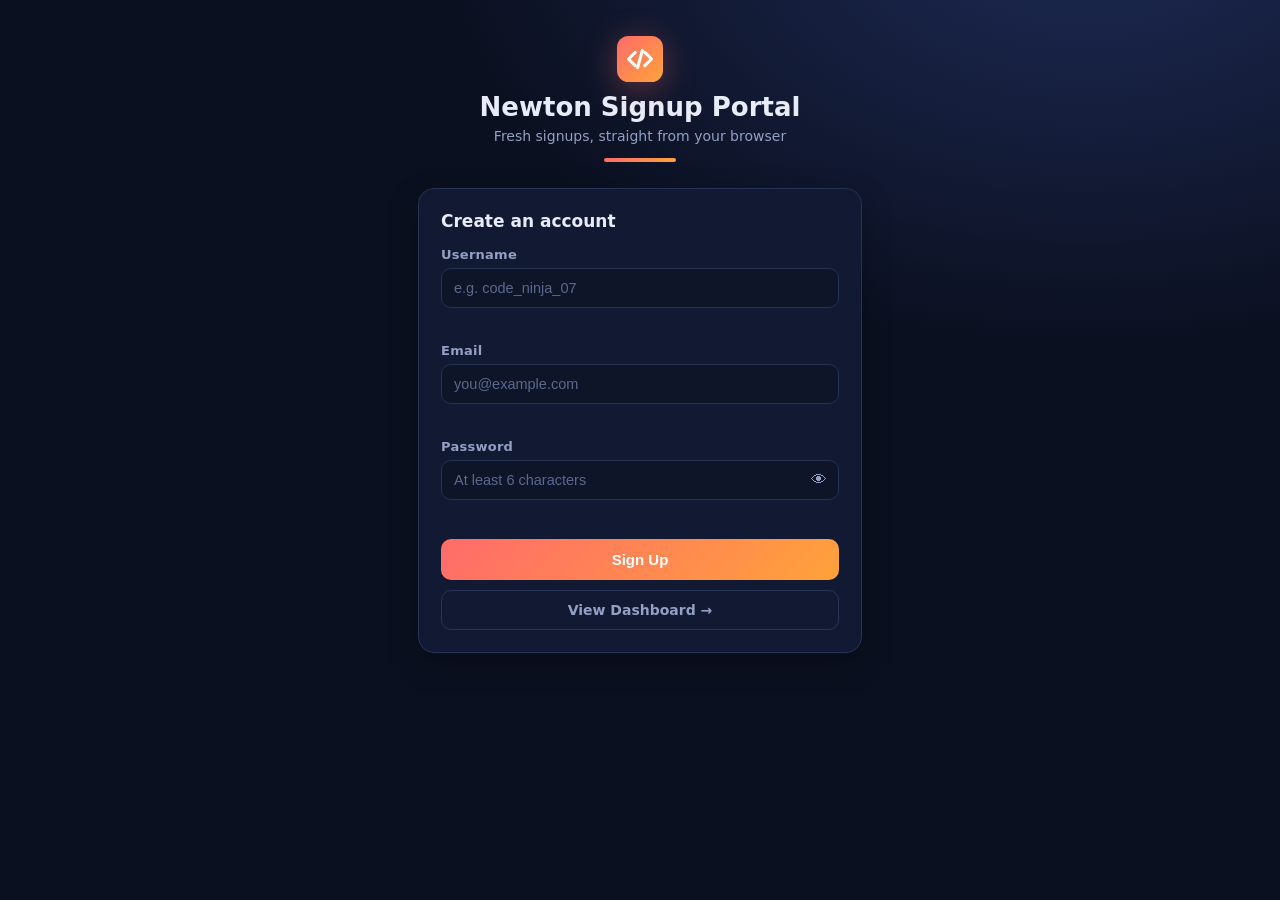
<file: task-1-signup-dashboard/index.html>
<!DOCTYPE html>
<html lang="en">
<head>
  <meta charset="UTF-8" />
  <meta name="viewport" content="width=device-width, initial-scale=1.0" />
  <title>Newton Signup Portal</title>
  <link rel="stylesheet" href="style.css" />
</head>
<body>
  <div class="page page-narrow">
    <header>
      <!-- Inline SVG logo (a code-bracket mark) — no emoji, no external files needed -->
      <svg class="logo-mark" width="46" height="46" viewBox="0 0 48 48" aria-hidden="true">
        <defs>
          <linearGradient id="lg" x1="0" y1="0" x2="48" y2="48" gradientUnits="userSpaceOnUse">
            <stop stop-color="#ff6b6b" />
            <stop offset="1" stop-color="#ffa23a" />
          </linearGradient>
        </defs>
        <rect width="48" height="48" rx="12" fill="url(#lg)" />
        <path d="M19 17l-7 7 7 7" stroke="#fff" stroke-width="3.2" fill="none" stroke-linecap="round" stroke-linejoin="round" />
        <path d="M29 17l7 7-7 7" stroke="#fff" stroke-width="3.2" fill="none" stroke-linecap="round" stroke-linejoin="round" />
        <path d="M26.5 15l-5 18" stroke="#fff" stroke-width="3.2" stroke-linecap="round" />
      </svg>
      <h1>Newton Signup Portal</h1>
      <p class="tagline">Fresh signups, straight from your browser</p>
      <span class="bar"></span>
    </header>

    <!-- Shows only when the embedded preview blocks localStorage -->
    <div id="storageBanner" class="banner-warning" hidden>
      ⚠️ This embedded preview blocks <b>localStorage</b>, so users will disappear on refresh.
      Open the file directly in your browser (double-click it) or use the live preview —
      everything will persist there.
    </div>

    <section class="card">
      <h2>Create an account</h2>

      <!-- novalidate = we do our OWN validation with JS, not the browser's default pop-ups -->
      <form id="signupForm" novalidate>
        <div class="field">
          <label for="username">Username</label>
          <input id="username" type="text" placeholder="e.g. code_ninja_07" autocomplete="off" />
          <span class="error" id="usernameError"></span>
        </div>

        <div class="field">
          <label for="email">Email</label>
          <input id="email" type="email" placeholder="you@example.com" autocomplete="off" />
          <span class="error" id="emailError"></span>
        </div>

        <div class="field">
          <label for="password">Password</label>
          <div class="pw-wrap">
            <input id="password" type="password" placeholder="At least 6 characters" autocomplete="new-password" />
            <button type="button" id="togglePw" class="pw-toggle" aria-label="Show or hide password">👁</button>
          </div>
          <span class="error" id="passwordError"></span>
        </div>

        <button type="submit" class="btn-primary">Sign Up</button>
      </form>

      <!-- The bridge to page 2: a plain link styled like a button -->
      <a class="btn-secondary" href="dashboard.html">View Dashboard →</a>
    </section>
  </div>

  <div id="toast" class="toast" role="status" aria-live="polite"></div>

  <script src="script.js"></script>
</body>
</html>
</file>
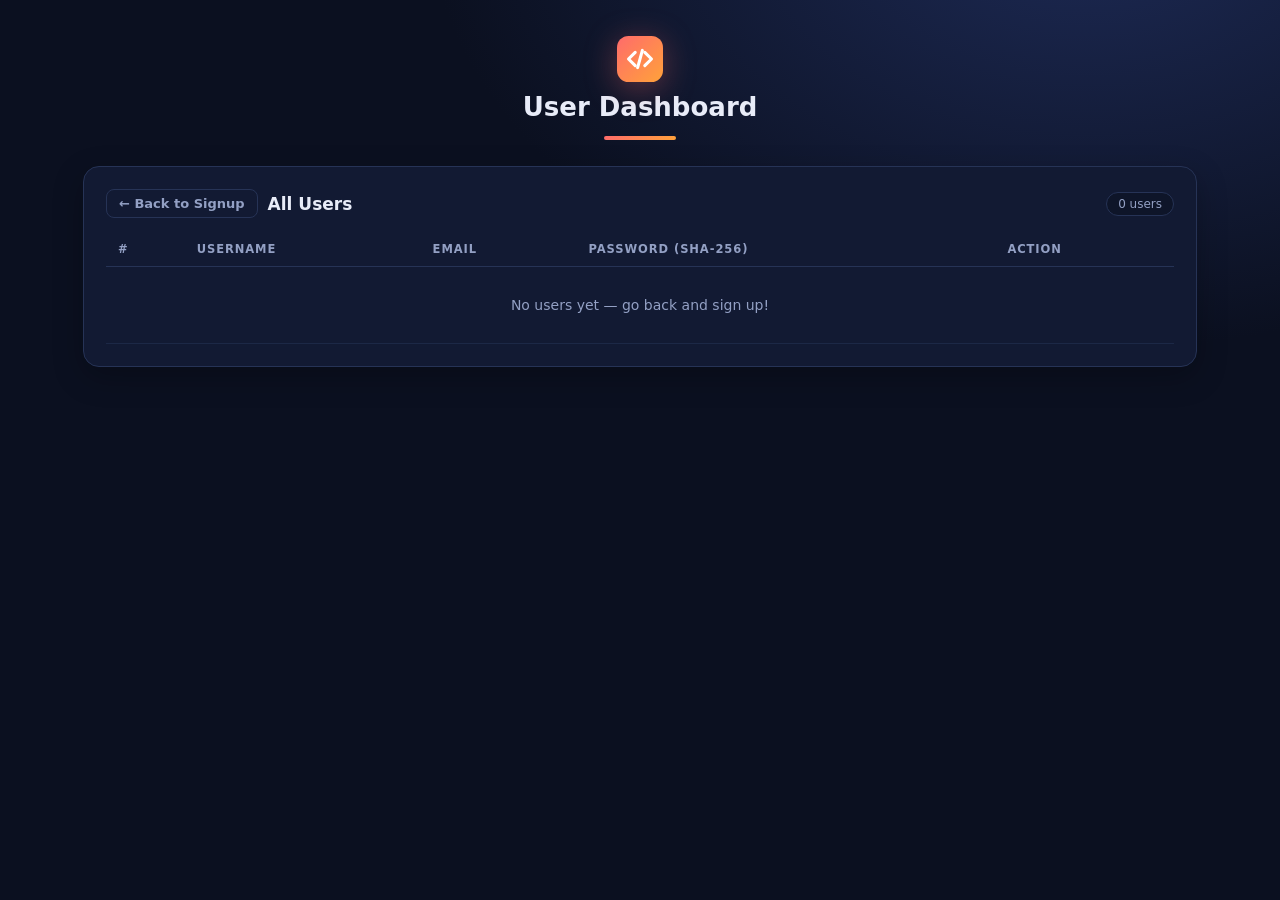
<file: task-1-signup-dashboard/dashboard.html>
<!DOCTYPE html>
<html lang="en">
<head>
  <meta charset="UTF-8" />
  <meta name="viewport" content="width=device-width, initial-scale=1.0" />
  <title>Dashboard — Newton Signup Portal</title>
  <link rel="stylesheet" href="style.css" />
</head>
<body>
  <div class="page">
    <header>
      <svg class="logo-mark" width="46" height="46" viewBox="0 0 48 48" aria-hidden="true">
        <defs>
          <linearGradient id="lg" x1="0" y1="0" x2="48" y2="48" gradientUnits="userSpaceOnUse">
            <stop stop-color="#ff6b6b" />
            <stop offset="1" stop-color="#ffa23a" />
          </linearGradient>
        </defs>
        <rect width="48" height="48" rx="12" fill="url(#lg)" />
        <path d="M19 17l-7 7 7 7" stroke="#fff" stroke-width="3.2" fill="none" stroke-linecap="round" stroke-linejoin="round" />
        <path d="M29 17l7 7-7 7" stroke="#fff" stroke-width="3.2" fill="none" stroke-linecap="round" stroke-linejoin="round" />
        <path d="M26.5 15l-5 18" stroke="#fff" stroke-width="3.2" stroke-linecap="round" />
      </svg>
      <h1>User Dashboard</h1>
      <span class="bar"></span>
    </header>

    <div id="storageBanner" class="banner-warning" hidden>
      ⚠️ This embedded preview blocks <b>localStorage</b>, so users will disappear on refresh.
      Open the file directly in your browser (double-click it) or use the live preview —
      everything will persist there.
    </div>

    <section class="card">
      <div class="dash-head">
        <a class="btn-back" href="index.html">← Back to Signup</a>
        <h2>All Users</h2>
        <span class="badge" id="userCount">0 users</span>
      </div>

      <div class="table-wrap">
        <table>
          <thead>
            <tr>
              <th>#</th>
              <th>Username</th>
              <th>Email</th>
              <th>Password (SHA-256)</th>
              <th>Action</th>
            </tr>
          </thead>
          <tbody id="tableBody"><!-- rows get built by JavaScript --></tbody>
        </table>
      </div>
    </section>
  </div>

  <div id="toast" class="toast" role="status" aria-live="polite"></div>

  <script src="script.js"></script>
</body>
</html>
</file>
<file: task-1-signup-dashboard/style.css>
/* ============================================================
   STYLE.CSS — all the looks (colors, layout, spacing, effects)
   Shared by BOTH pages: index.html (signup) + dashboard.html
   ============================================================ */
:root {
  --bg: #0b1020;
  --card: #121a33;
  --card-inner: #0e1529;
  --border: #263356;
  --text: #e8ecf8;
  --muted: #93a0c4;
  --accent: #ff6b6b;   /* brand red */
  --accent-2: #ffa23a; /* brand orange */
  --good: #34d399;
  --bad: #f87171;
}

* { box-sizing: border-box; margin: 0; padding: 0; }

body {
  font-family: system-ui, -apple-system, "Segoe UI", Roboto, "Helvetica Neue", Arial, sans-serif;
  background: radial-gradient(1200px 800px at 85% -10%, #1d2a55 0%, var(--bg) 55%) fixed, var(--bg);
  color: var(--text);
  min-height: 100vh;
}

.page {
  max-width: 1150px;
  margin: 0 auto;
  padding: 36px 18px 48px;
}

/* narrow, centered version of the page — used by the signup form */
.page-narrow { max-width: 480px; }

/* ---------- Header ---------- */
header { text-align: center; margin-bottom: 26px; }
.logo-mark {
  display: block;
  margin: 0 auto;
  filter: drop-shadow(0 6px 16px rgba(255, 107, 107, 0.35));
}
header h1 { font-size: 26px; margin-top: 10px; }
header .tagline { color: var(--muted); font-size: 14px; margin-top: 6px; }
header .bar {
  display: block; width: 72px; height: 4px; border-radius: 4px;
  background: linear-gradient(135deg, var(--accent), var(--accent-2));
  margin: 14px auto 0;
}

/* ---------- Warning banner (only shows if localStorage is blocked) ---------- */
.banner-warning {
  background: rgba(250, 204, 21, 0.08);
  border: 1px solid rgba(250, 204, 21, 0.35);
  color: #fde68a;
  padding: 10px 14px;
  border-radius: 10px;
  font-size: 13.5px;
  line-height: 1.5;
  margin-bottom: 16px;
}

/* ---------- Cards ---------- */
.card {
  background: var(--card);
  border: 1px solid var(--border);
  border-radius: 16px;
  padding: 22px;
  box-shadow: 0 10px 30px rgba(0, 0, 0, 0.25);
}
.card h2 { font-size: 17px; margin-bottom: 16px; }

/* ---------- Form ---------- */
.field { margin-bottom: 14px; }
.field label {
  display: block;
  font-size: 13px;
  font-weight: 600;
  letter-spacing: 0.02em;
  color: var(--muted);
  margin-bottom: 6px;
}
.field input {
  width: 100%;
  padding: 11px 12px;
  border-radius: 10px;
  border: 1px solid var(--border);
  background: var(--card-inner);
  color: var(--text);
  font-size: 14.5px;
  outline: none;
  transition: border-color 0.15s, box-shadow 0.15s;
}
.field input::placeholder { color: #5b688c; }
.field input:focus {
  border-color: var(--accent);
  box-shadow: 0 0 0 3px rgba(255, 107, 107, 0.18);
}
.field input.invalid {
  border-color: var(--bad);
  box-shadow: 0 0 0 3px rgba(248, 113, 113, 0.15);
}
.error {
  display: block;
  min-height: 16px;
  color: var(--bad);
  font-size: 12.5px;
  margin-top: 5px;
}

.pw-wrap { position: relative; }
.pw-wrap input { padding-right: 42px; }
.pw-toggle {
  position: absolute;
  right: 8px;
  top: 50%;
  transform: translateY(-50%);
  background: none;
  border: none;
  cursor: pointer;
  font-size: 16px;
  color: var(--muted);
  padding: 4px;
}

/* ---------- Buttons ---------- */
.btn-primary {
  width: 100%;
  padding: 12px;
  margin-top: 4px;
  border: none;
  border-radius: 10px;
  background: linear-gradient(135deg, var(--accent), var(--accent-2));
  color: #fff;
  font-size: 15px;
  font-weight: 700;
  cursor: pointer;
  transition: transform 0.12s, box-shadow 0.12s, filter 0.12s;
}
.btn-primary:hover { transform: translateY(-1px); box-shadow: 0 8px 20px rgba(255, 107, 107, 0.3); filter: brightness(1.05); }
.btn-primary:active { transform: translateY(0); }

/* the "View Dashboard →" button on the signup page — a link that looks like a button */
.btn-secondary {
  display: block;
  text-align: center;
  margin-top: 10px;
  padding: 11px;
  border: 1px solid var(--border);
  border-radius: 10px;
  background: transparent;
  color: var(--muted);
  font-size: 14px;
  font-weight: 600;
  text-decoration: none;
  transition: border-color 0.12s, color 0.12s, background 0.12s;
}
.btn-secondary:hover {
  border-color: var(--accent);
  color: #fff;
  background: rgba(255, 107, 107, 0.08);
}

/* the "← Back to Signup" button on the dashboard page */
.btn-back {
  padding: 6px 12px;
  border: 1px solid var(--border);
  border-radius: 8px;
  color: var(--muted);
  font-size: 13px;
  font-weight: 600;
  text-decoration: none;
  white-space: nowrap;
  transition: border-color 0.12s, color 0.12s, background 0.12s;
}
.btn-back:hover { border-color: var(--accent); color: #fff; background: rgba(255, 107, 107, 0.08); }

/* ---------- Dashboard ---------- */
.dash-head {
  display: flex;
  align-items: center;
  gap: 10px;
  margin-bottom: 14px;
  flex-wrap: wrap;
}
.dash-head h2 { margin: 0 auto 0 0; } /* pushes the badge to the far right */
.badge {
  border: 1px solid var(--border);
  background: var(--card-inner);
  color: var(--muted);
  font-size: 12px;
  padding: 4px 11px;
  border-radius: 999px;
  white-space: nowrap;
}

.table-wrap { overflow-x: auto; }
table { width: 100%; border-collapse: collapse; }
th {
  text-align: left;
  font-size: 11.5px;
  text-transform: uppercase;
  letter-spacing: 0.08em;
  color: var(--muted);
  padding: 10px 12px;
  border-bottom: 1px solid var(--border);
}
td {
  padding: 11px 12px;
  font-size: 14px;
  border-bottom: 1px solid rgba(38, 51, 86, 0.55);
  vertical-align: middle;
  word-break: break-word;
}
tbody tr:hover td { background: rgba(255, 255, 255, 0.025); }
.hash-cell {
  font-family: ui-monospace, SFMono-Regular, Menlo, Consolas, monospace;
  color: #9db1ff;
  font-size: 12.5px;
  white-space: nowrap;
}
.empty { text-align: center; color: var(--muted); padding: 30px 10px; }

.btn-danger {
  background: transparent;
  border: 1px solid rgba(248, 113, 113, 0.5);
  color: var(--bad);
  padding: 6px 13px;
  border-radius: 8px;
  font-size: 13px;
  font-weight: 600;
  cursor: pointer;
  transition: background 0.12s, border-color 0.12s;
}
.btn-danger:hover { background: rgba(248, 113, 113, 0.12); border-color: var(--bad); }

/* ---------- Toast (little pop-up message) ---------- */
.toast {
  position: fixed;
  left: 50%;
  bottom: 26px;
  transform: translateX(-50%) translateY(20px);
  opacity: 0;
  pointer-events: none;
  background: var(--card);
  border: 1px solid var(--good);
  color: var(--text);
  padding: 11px 20px;
  border-radius: 10px;
  font-size: 14px;
  box-shadow: 0 12px 30px rgba(0, 0, 0, 0.4);
  transition: opacity 0.25s, transform 0.25s;
  z-index: 50;
  max-width: 90vw;
}
.toast.show { opacity: 1; transform: translateX(-50%) translateY(0); }
.toast-bad { border-color: var(--bad); }
</file>
